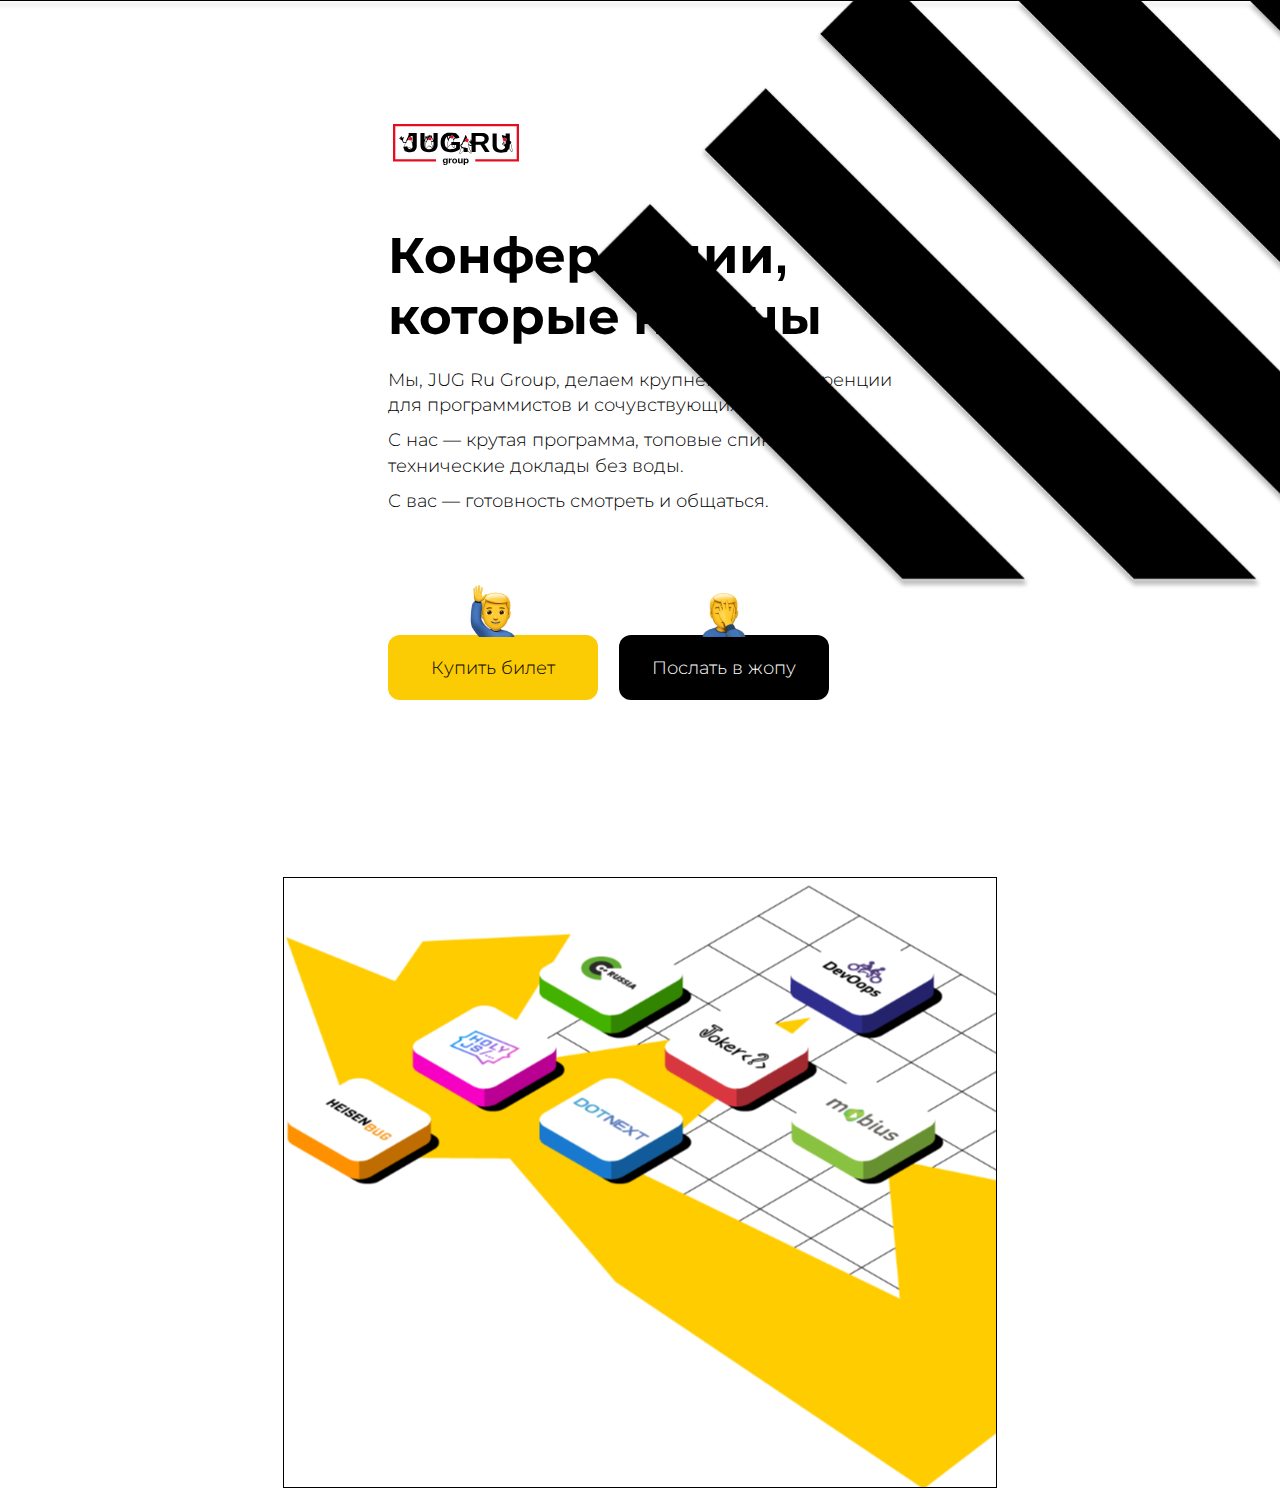
<file: 3-conf-test/index.html>
<!DOCTYPE html>
<html lang="ru">
<head>
    <meta charset="UTF-8">
    <meta name="viewport" content="width=device-width, initial-scale=1.0">
    <title>Проект тестового задания</title>
    <link rel="stylesheet" href="./fonts/fonts.css">
    <link rel="stylesheet" href="./styles/global.css">
    <link rel="stylesheet" href="./styles/style.css">    
</head>
<body class="page">
    <main class="content">
        <article class="content_box">
            <section class="content_box__logo">
                <a class="logo-link" href="#0">
                    <img 
                    class="logo-link__image" 
                    src="./images/Jug-group_logo.svg" 
                    alt="Логотип JUG Ru Group">
                </a>
            </section>
            <section class="content_box__desc">
                <h1 class="desc__title">Конференции, которые нужны</h1>
                <div class="desc__text"> 
                    <p>Мы, JUG Ru Group, делаем крупнейшие конференции для программистов и сочувствующих.</p>
                    <p>С нас — крутая программа, топовые спикеры, технические доклады без воды.</p>
                    <p>С вас — готовность смотреть и общаться.</p>
                </div>
            </section>
            <div class="desc__button_box">
                <div>
                    <img
                    class="button__emoji"
                    src="./images/1f64b-200d-2642-fe0f 2_emoji__face-hand.svg"
                    alt="">
                    <button type="button" class="button buy_button">Купить билет</button>
                </div>
                <div>
                    <img
                    class="button__emoji"
                    src="./images/1f926-200d-2642-fe0f 2_emoju__facepalm.svg"
                    alt="">
                    <button type="button" class="button decline_button">Послать в жопу </button>
                </div>
            </div>
        </article>
        <section class="cover">
            <img
            class="cover-image"
            src="./images/jrg_live_background 2.svg"
            alt="">
        </section>
    </main>
</body>
</html>
</file>
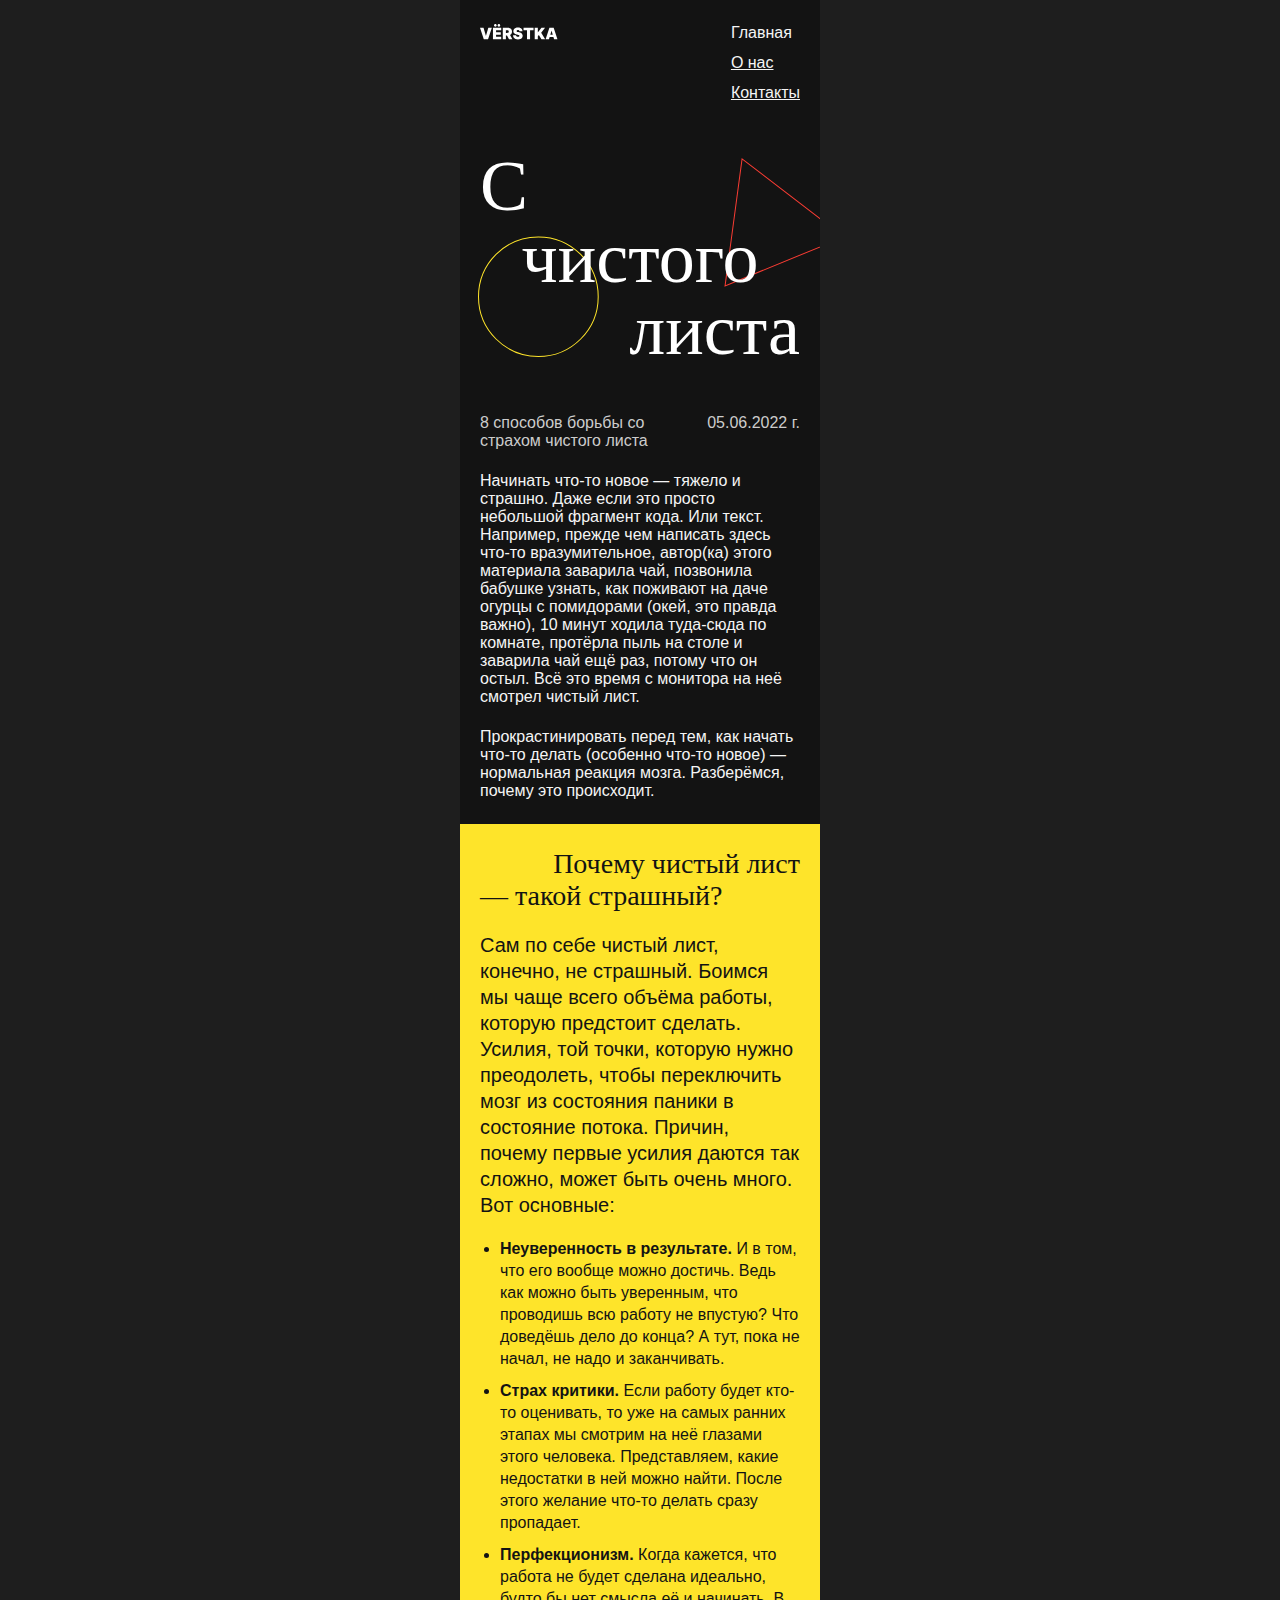
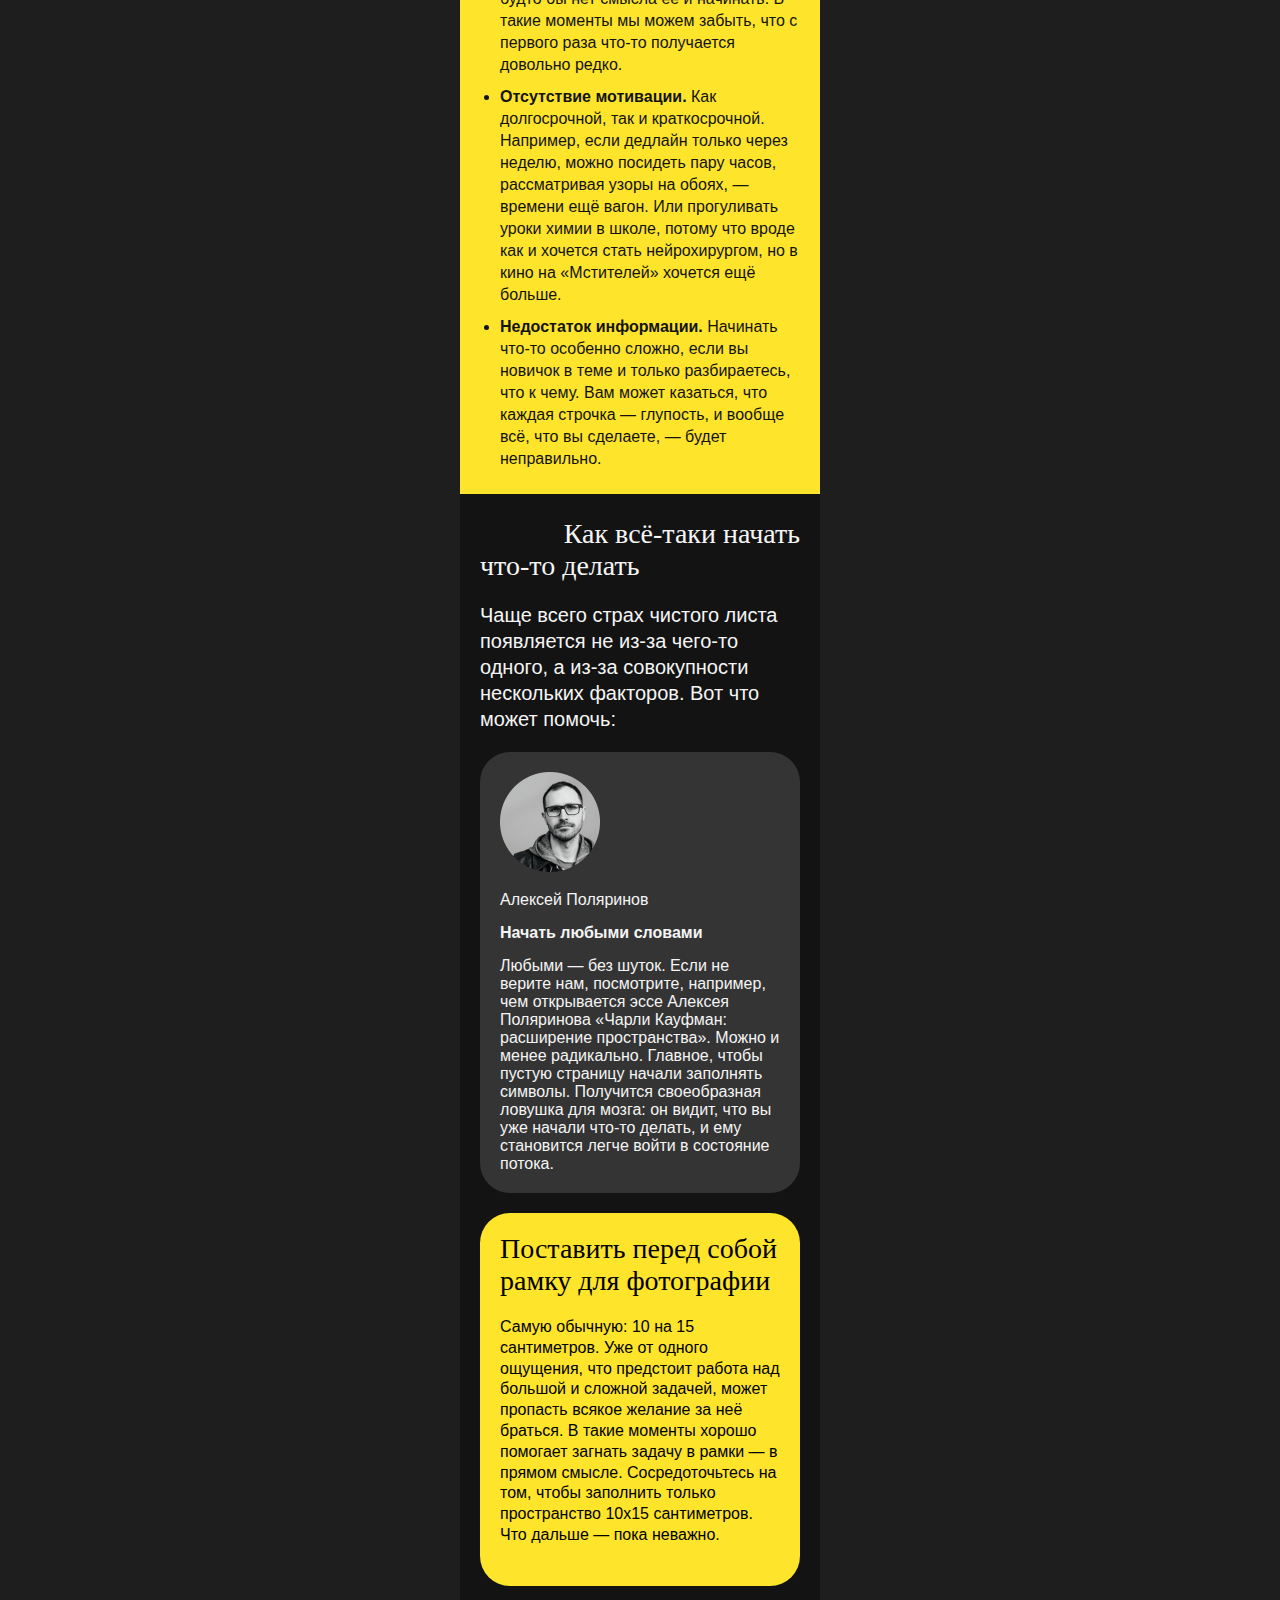
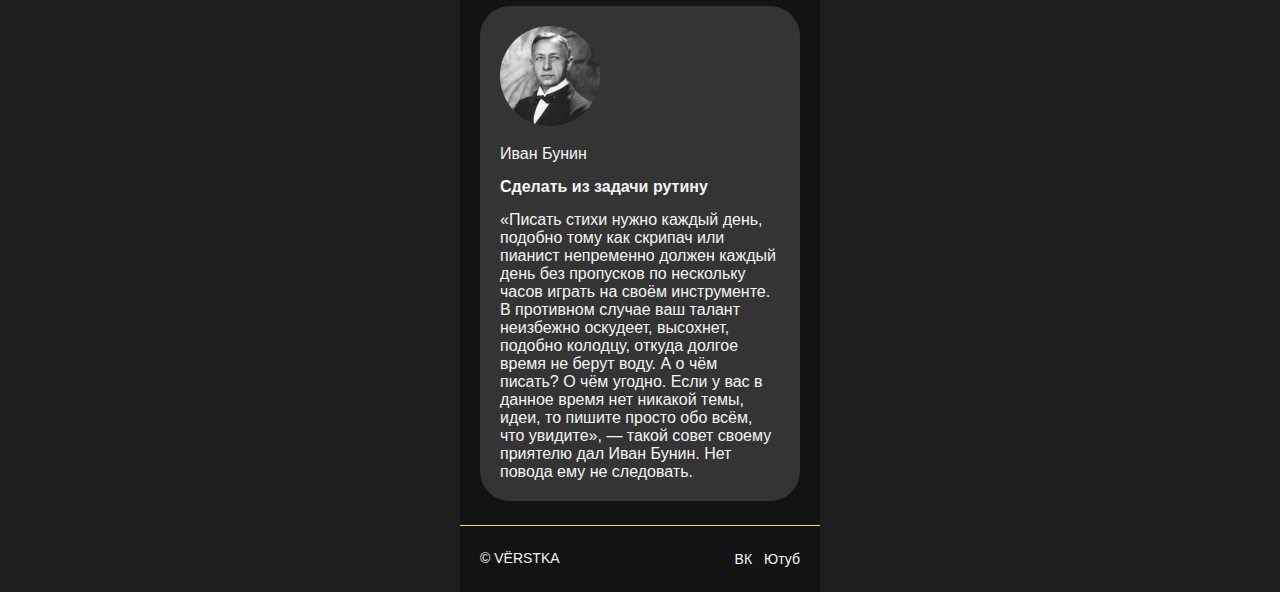
<file: 0-project/s-chistogo-lista-main/index.html>
<!DOCTYPE html>
<html lang="ru">
<head>
    <meta charset="UTF-8">
    <meta name="viewport" content="width=device-width, initial-scale=1.0">
    <title>С чистого лица</title>
    <link rel="stylesheet" href="./fonts/fonts.css"/>
    <link rel="stylesheet" href="./styles/style.css"/>
</head>

<body>
    <header class="header content-box black-box">
        <a class="header__logo">
            <img 
            class="header__logo-image"
            src="./images/logo.svg"
            alt="Логотип верстка">
        </a>

        <nav class="header__menu">
            <ol class="header__menu-list">
                <li class="header__menu-item header__menu-item_active">
                    <a class=" header__menu-link " href="#0">Главная</a>
                </li>
                <li class="header__menu-item">
                    <a class=" header__menu-link" href="#0">О нас</a>
                </li>
                <li class="header__menu-item">
                    <a class=" header__menu-link" href="#0">Контакты</a>
                </li>
            </ol>
        </nav>
    
    </header>

    <main>
        
        <section class="cover content-box black-box">
            <h1 class="cover__title">
                <span class="accent-span">С</span> 
                <span class="accent-span text-center">чистого</span> 
                <span class="accent-span text-right">листа</span>
            </h1>
        </section>

        <section class="intro content-box black-box">
            <div class="intro__heading">
                <h2 class="intro__title">
                    8 способов борьбы со страхом чистого листа
                </h2>
                       
                <time class="intro__date" datetime="2022-06-05">05.06.2022 г.</time>
            </div>
            <div class="intro__main-text">    
                <p>
                    Начинать что-то новое — тяжело и страшно. Даже если это просто небольшой фрагмент кода. Или текст. Например, прежде чем написать здесь что-то вразумительное, автор(ка) этого материала заварила чай, позвонила бабушке узнать, как поживают на даче огурцы с помидорами (окей, это правда важно), 10 минут ходила туда-сюда по комнате, протёрла пыль на столе и заварила чай ещё раз, потому что он остыл. Всё это время с монитора на неё смотрел чистый лист.
                </p>
                
                <p>
                    Прокрастинировать перед тем, как начать что-то делать (особенно что-то новое) — нормальная реакция мозга. Разберёмся, почему это происходит.
                </p>

            </div>
        </section>
        
        
        <section class="test-flex content-box yellow-box">
            <h2 class="content-section__subtitle">
                <span class="accent-span text-right">
                    Почему чистый лист
                </span>

                <span class="accent-span"> 
                — такой cтрашный?
                </span>
            </h2>

            <p class="content-section__introduction">Сам по себе чистый лист, конечно, не страшный. Боимся мы чаще всего объёма работы, которую предстоит сделать. Усилия, той точки, которую нужно преодолеть, чтобы переключить мозг из состояния паники в состояние потока. Причин, почему первые усилия даются так сложно, может быть очень много. Вот основные:</p>
            
            <ul class="content-section__list">
                <li class="content-section__list-item">
                    <span class="content-section__list-accent">
                        Неуверенность в результате. 
                    </span>
                    И в том, что его вообще можно достичь. Ведь как можно быть уверенным, что проводишь всю работу не впустую? Что доведёшь дело до конца? А тут, пока не начал, не надо и заканчивать.
                </li>
                
               
                <li class="content-section__list-item">
                    <span class="content-section__list-accent">
                        Страх критики.
                    </span>
                    Если работу будет кто-то оценивать, то уже на самых ранних этапах мы смотрим на неё глазами этого человека. Представляем, какие недостатки в ней можно найти. После этого желание что-то делать сразу пропадает.
                </li>
                
                <li class="content-section__list-item">
                    <span class="content-section__list-accent">
                        Перфекционизм. 
                    </span>
                    Когда кажется, что работа не будет сделана идеально, будто бы нет смысла её и начинать. В такие моменты мы можем забыть, что с первого раза что-то получается довольно редко.
                </li>

                <li class="content-section__list-item">
                    <span class="content-section__list-accent">
                        Отсутствие мотивации.
                    </span>
                    Как долгосрочной, так и краткосрочной. Например, если дедлайн только через неделю, можно посидеть пару часов, рассматривая узоры на обоях, — времени ещё вагон. Или прогуливать уроки химии в школе, потому что вроде как и хочется стать нейрохирургом, но в кино на «Мстителей» хочется ещё больше.
                </li>

                <li class="content-section__list-item">
                    <span class="content-section__list-accent">
                        Недостаток информации.
                    </span>
                    Начинать что-то особенно сложно, если вы новичок в теме и только разбираетесь, что к чему. Вам может казаться, что каждая строчка — глупость, и вообще всё, что вы сделаете, — будет неправильно.
                </li>
            </ul>
        </section>


        <section class="content-box black-box">
            <h2 class="content-section__subtitle">
                <span class="accent-span text-right">
                    Как всё-таки начать
                </span>

                <span class="accent-span"> 
                что-то делать
                </span>
            </h2>

            <p class="content-section__introduction">Чаще всего страх чистого листа появляется не из-за чего-то одного, а из-за совокупности нескольких факторов. Вот что может помочь:

            </p>


            <ul class="card-list">
                <li>
                    <article class="card card_theme_dark">
                        <div class="card__author">
                            <img src="./images/polyarinov.png" alt="Алексей Поляринов" class="card__author-photo">
                            <p class="card__author-name">Алексей Поляринов</p>
                            <div class="card__content">
                                <h4 class="card__title">Начать любыми словами
                                </h4>
                                <p class="card__text">Любыми — без шуток. Если не верите нам, посмотрите, например, чем открывается эссе Алексея Поляринова «Чарли Кауфман: расширение пространства». Можно и менее радикально. Главное, чтобы пустую страницу начали заполнять символы. Получится своеобразная ловушка для мозга: он видит, что вы уже начали что-то делать, и ему становится легче войти в состояние потока.</p>
                            </div>
                        </div>
                    </article>

                </li>

                <li class="card card_theme_y card_text-only">
                    <h3 class="content-section__subtitle">
                        <span class="accent-span">
                            Поставить перед собой рамку для фотографии
                        </span>
                    </h3>
        
                    <p class="content-section__introduction text-y">Самую обычную: 10 на 15 сантиметров. Уже от одного ощущения, что предстоит работа над большой и сложной задачей, может пропасть всякое желание за неё браться. В такие моменты хорошо помогает загнать задачу в рамки — в прямом смысле. Сосредоточьтесь на том, чтобы заполнить только пространство 10х15 сантиметров. Что дальше — пока неважно.

                    </p>

                </li>


                <li>
                    <article class="card card_theme_dark">
                        <div class="card__author">
                            <img src="./images/bunin.png" alt="Иван Бунин" class="card__author-photo">
                            <p class="card__author-name">Иван Бунин</p>
                            <div class="card__content">
                                <h4 class="card__title">Сделать из задачи рутину
                                </h4>
                                <p class="card__text">«Писать стихи нужно каждый день, подобно тому как скрипач или пианист непременно должен каждый день без пропусков по нескольку часов играть на своём инструменте. В противном случае ваш талант неизбежно оскудеет, высохнет, подобно колодцу, откуда долгое время не берут воду. А о чём писать? О чём угодно. Если у вас в данное время нет никакой темы, идеи, то пишите просто обо всём, что увидите», — такой совет своему приятелю дал Иван Бунин. Нет повода ему не следовать.</p>
                            </div>
                        </div>
                    </article>

                </li>

            </ul>

        </section>

    </main>
    

    <footer class="footer content-box black-box">
        <p class="footer__copy">© VЁRSTKA</p>
        <ul class="footer__list">
            <li class="footer__list-item">
                <a class="footer__list-item-link" href="#">ВК</a></li>
            <li class="footer__list-item">
                <a class="footer__list-item-link" href="#">Ютуб</a></li>
        </ul>
               
        
    </footer>
   
</body>
</html>
</file>
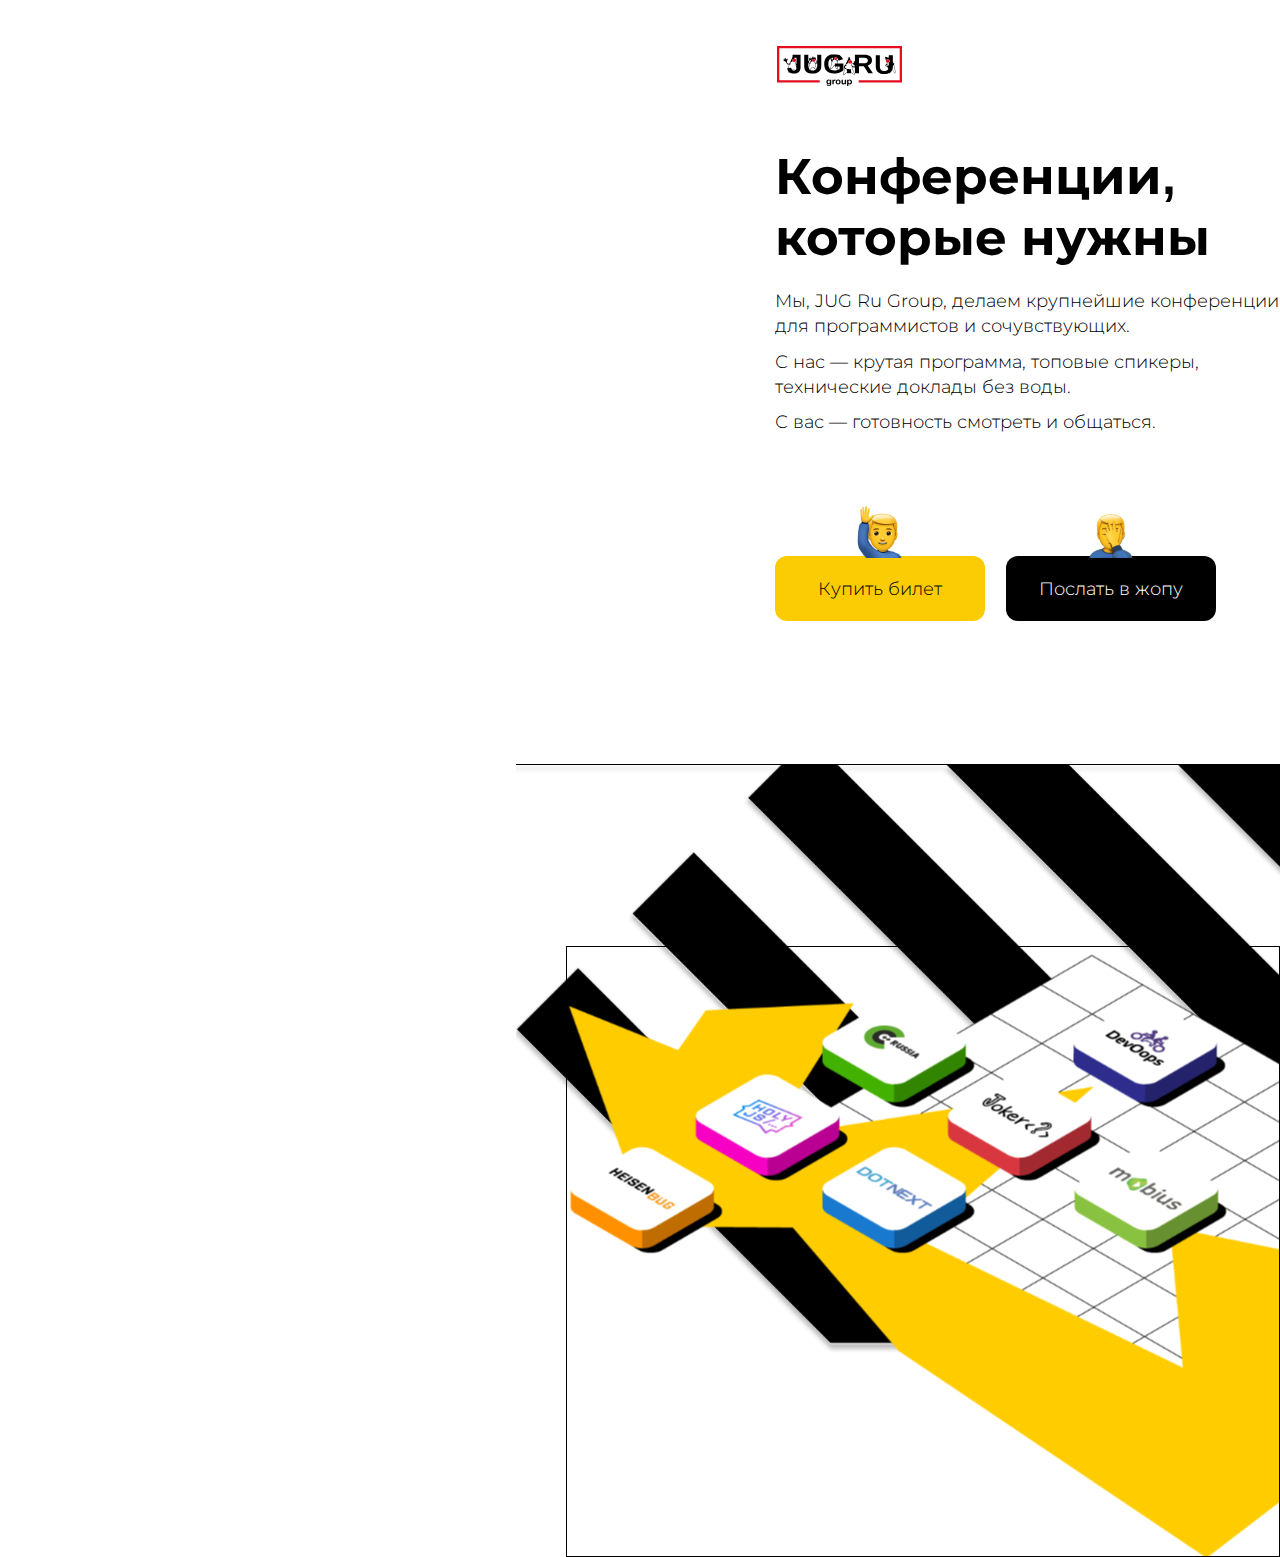
<file: 3-conf-test/index_ver2.html>
<!DOCTYPE html>
<html lang="ru">
<head>
    <meta charset="UTF-8">
    <meta name="viewport" content="width=device-width, initial-scale=1.0">
    <title>Проект тестового задания ver2</title>
    <link rel="stylesheet" href="./fonts/fonts.css">
    <link rel="stylesheet" href="./styles/global.css">
    <link rel="stylesheet" href="./styles/style_ver2.css">   
</head>
<body class="page">
    <main class="content">
        <article class="content_box">
            <section class="content_box__logo">
                <a class="logo-link" href="#0">
                    <img 
                    class="logo-link__image" 
                    src="./images/Jug-group_logo.svg" 
                    alt="Логотип JUG Ru Group">
                </a>
            </section>
            <section class="content_box__desc">
                <h1 class="desc__title">Конференции, которые нужны</h1>
                <div class="desc__text"> 
                    <p>Мы, JUG Ru Group, делаем крупнейшие конференции для программистов и сочувствующих.</p>
                    <p>С нас — крутая программа, топовые спикеры, технические доклады без воды.</p>
                    <p>С вас — готовность смотреть и общаться.</p>
                </div>
            </section>
            <div class="desc__button_box">
                <div>
                    <img
                    class="button__emoji"
                    src="./images/1f64b-200d-2642-fe0f 2_emoji__face-hand.svg"
                    alt="">
                    <button type="button" class="button buy_button">Купить билет</button>
                </div>
                <div>
                    <img
                    class="button__emoji"
                    src="./images/1f926-200d-2642-fe0f 2_emoju__facepalm.svg"
                    alt="">
                    <button type="button" class="button decline_button">Послать в жопу </button>
                </div>
            </div>
        </article>
        <section class="cover">
            <img
            class="cover-image"
            src="./images/jrg_live_background 2.svg"
            alt="">
        </section>
    </main>    
</body>
</html>
</file>
<file: 3-conf-test/fonts/fonts.css>
@font-face {
    font-family: "Montserrat";
    src: 
    url(./Montserrat/Montserrat-Light.woff2) 
    format(woff2),
    url(./Montserrat/Montserrat-Light.ttf)
    format(truetype);
    font-display: swap;
    font-weight: 300;
}

@font-face {
    font-family: "Montserrat";
    src: 
    url(./Montserrat/Montserrat-Regular.woff2) 
    format(woff2),
    url(./Montserrat/Montserrat-Regular.ttf)
    format(truetype);
    font-display: swap;
    font-weight: 400;
}

@font-face {
    font-family: "Montserrat";
    src: 
    url(./Montserrat/Montserrat-SemiBold.woff2) 
    format(woff2),
    url(./Montserrat/Montserrat-SemiBold.ttf)
    format(truetype);
    font-display: swap;
    font-weight: 600;
}

@font-face {
    font-family: "Montserrat";
    src: 
    url(./Montserrat/Montserrat-Bold.woff2) 
    format(woff2),
    url(./Montserrat/Montserrat-Bold.ttf)
    format(truetype);
    font-display: swap;
    font-weight: 700;
}

@font-face {
    font-family: "Montserrat";
    src:
    url(./Montserrat/Montserrat-Regular-en.woff2)
    format(woff2);
    font-display: swap;
    font-weight: 300;
    unicode-range: 0020 - 007F;
}
</file>
<file: 3-conf-test/styles/global.css>
html {
    box-sizing: border-box;
    height: 100%;
  }
  
  *,
  *::before,
  *::after {
    box-sizing: inherit; 
  }
  
  body {
    margin: 0;
    font-family: "Montserrat", sans-serif;
    height: 100%;
  }
  
  h1,
  h2,
  p {
    margin: 0;
    padding: 0;
  }
</file>
<file: 3-conf-test/styles/style.css>
.page {
    display: flex;
    align-items: center;
    justify-content: center;
    margin:auto;
    background-image: url(../images/lines\ 2.svg);
    background-repeat: no-repeat;
    background-position: 40% 0%;
}


.content {
    display: flex;
    align-items: center;
    justify-content: center;
    max-width: 1440px;
    max-height: 652px;
    width: 100%;
    height: 100%;
    gap: 101px;
    flex-wrap: wrap;
}

.logo-link__image {
    margin-left: 5px;
    max-width: 126px;
    width: 100%;
}

.logo-link {
    display: block;
    max-width: 126px;
    width: 100%;
    object-fit: contain;
    object-position: center;
}

.content_box__desc {
    max-width: 505px;
    width: 100%;
}

.content_box {
    display: flex;
    flex-direction: column;
    gap: 56px;
    max-width: 505px;
    max-height: 652px;
    height: 100%; 
    width: 100%;
    align-self: flex-start;
    
}
.cover {
    /*background-image: url(../images/jrg_live_background\ 2.svg);
    background-size: cover;*/
    max-width: 714px;
    max-height: 611px;
    width: 100%;
    height: 100%;
    /*object-fit: contain;*/
    object-fit: cover;
    align-self: flex-end;
}

.cover-image {
    width: 100%;
    object-fit: cover;
}

.content_box__desc {
    font-family: inherit;
    margin-bottom: 5px;
}

.desc__title {
    color: #000;
    font-size: 50px;
    font-weight: 700;
    margin-bottom: 21px;
}

.desc__text {
    color:#000;
    font-size: 18px;
    font-weight: 300;
}

.desc__button_box {
    display: flex;
    align-items: flex-end;
    gap: 21px;
    justify-content: flex-start;
}

.button {
    min-width:210px;
    min-height: 65px;
    cursor: pointer;
    border-radius: 12px;
    text-align: center;
    font-family: inherit;
    font-size: 18px;
    font-weight: 300;
    border: none;
    display: block;
}

.buy_button {
    color: #000;
    background-color: #FBCB03;
}

.decline_button {
    color: #FFF;
    background-color: #000;
}

.buy_button:hover {
    background-color: #E6B901;
}

.decline_button:hover {
    background-color: rgba(0, 0, 0, 0.80);
}

.button__emoji:hover {
    cursor: pointer;
}

.button__emoji:hover + .buy_button {
    background-color: #E6B901;
}

.button__emoji:hover + .decline_button {
    background-color: rgba(0, 0, 0, 0.80);
}

.button__emoji {
    display: block;
    margin: 0 auto -2px;
    
}

.desc__text {
    line-height: 1.4em;
}

.desc__text p {
    margin-bottom: 10px;
}
</file>
<file: 0-project/s-chistogo-lista-main/fonts/fonts.css>
@font-face {
    font-family: 'EB Garamond';
    src: 
        url(./ebgaramondregular.woff2) format ('woff2'), 
        url(./ebgaramondmedium.woff) format ('woff'),
        url(./ebgaramondmedium.ttf) format ('truetype');
    font-weight: 400;
    font-display: swap;
}

@font-face {
    font-family: 'EB Garamond';
    src: 
        url(./ebgaramondregular.woff) format ('woff'),
        url(./ebgaramondregular.woff2) format ('woff2'),
        url(./ebgaramondregular.ttf) format ('truetype');
    font-weight: 500;
    font-display: swap;
}

font-face {
    font-family: 'Inter';
    src: 
        url(./interregular.woff) format ('woff'),
        url(./interregular.woff2) format ('woff2'),
        url(./interregular.ttf) format ('truetype');
    font-weight: 400;
    font-display: swap;
}

font-face {
    font-family: 'Inter';
    src: 
        url(./interbold.woff) format ('woff'),
        url(./interbold.woff2) format ('woff2'),
        url(./interbold.ttf) format ('truetype');
    font-weight: 700;
    font-display: swap;
}
</file>
<file: 0-project/s-chistogo-lista-main/styles/style.css>
body {
    margin: 0;
    background-color: #1e1e1e;
    font-family: 'Inter', sans-serif;
    font-weight: 400;
}

h1, h2, h3, h4, h5, h6, p, ul, ol, blockquote {
    margin: 0;
    padding: 0;
}

.content-box {
    margin: auto;
    width: 360px;
    box-sizing: border-box; 
    padding: 24px 20px;     
}

.black-box {
    background-color:#131313;
    color: #F5F5F5;
}

.yellow-box {
    background-color: #FEE42A;
    color: #131313;
    
}

.header {
    display: flex;
    justify-content: space-between;
    align-items: start;
    
}

.header__logo {
    width: 78px;
}
.header__logo-image {
    width: 100%;
    display: block;
}


.header__menu-list {
    display: flex;
    flex-direction: column;
    gap: 12px;
    list-style-type: none;
        
}

.header__menu-link {
    font-size: 16px;
    color: #F5F5F5;
}


.header__menu-item_active .header__menu-link {
    text-decoration: none;
}


.cover {
    background-image: url(../images/cover.svg);
    background-repeat: no-repeat;
    background-size: 95% auto;
    background-position: right center;
}

.cover__title {
    width: 100%;
    color: #FFF;
    font-size: 72px;
    font-family: 'EB Garamond', serif;
    font-weight: 400; 
    line-height: 1;
}

.accent-span {
    display: block;
}

.text-center {
    text-align: center;
}

.text-right {
    text-align: end;
}

.intro__heading{
    display: flex;
    justify-content: space-between;
    gap: 20px;
    color: #CCC;
    font-size: 16px;
    font-family: 'Inter', sans-serif;
    font-weight: 400; 
    margin-bottom: 22px;
    padding-top: 0px;
    
}

.intro__title {
    color: #CCC;
    font-size: 16px;
    font-family: 'Inter', sans-serif;
    font-weight: 400; 
}


.intro__date {
    white-space: nowrap; 
}

.intro__main-text {
    display: flex;
    flex-direction: column;
    gap: 22px;
}

.content-section__subtitle, 
.content-section__introduction {
    margin-bottom: 20px;
}

.content-section__list {
    display: flex;
    flex-direction: column;
    gap: 10px;
    padding-left: 20px;

}

.content-section__subtitle {
    font-size: 28px;
    font-family: 'EB Garamond', serif;
    font-weight: 500;
    }

.content-section__introduction {
    font-size: 20px;
    font-family: 'Inter', sans-serif;
    font-weight: 400;
    line-height: 130%;
}

.content-section__list-item {
    font-size: 16px;
    font-family: 'Inter', sans-serif;
    font-weight: 400;
    line-height: 22px;
}

.content-section__list-accent{
    font-weight: 700;

}

.card-list {
    list-style-type: none;
    display: flex;
    flex-direction: column;
    gap: 20px;
}


.card_theme_dark {
    border-radius: 30px;
    background:#343434;
}

.card_theme_y {
    border-radius: 30px;
    background:#FEE42A;
}

.card__author {
    display: block;
    padding: 20px;

}

.card__author-photo,
.card__author-name,
.card__title {
    margin-bottom: 15px;
    
}

.card__author-photo {
    width: 100px;
}

.card_text-only {
    color: black;
    padding: 20px;
    font-family: Inter;
    font-weight: 400;

}

.text-y {
    font-size: 16px;

}

















.footer {
    border-top: 1px solid #FEE42A;
    display: flex;
    justify-content: space-between;
  
}



.footer__list {
    display: flex;
    flex-direction: row;
    gap: 12px;
    list-style-type: none;
}

.footer__copy {
    font-size: 14px;
    font-family: 'Inter', sans-serif;;
    font-weight: 400;
}

.footer__list-item-link {
    text-decoration: none;
    color: #F5F5F5;
    font-size: 14px;
    font-family: 'Inter', sans-serif;;
    font-weight: 400;
}
</file>
<file: 3-conf-test/styles/style_ver2.css>
.page {
    display: flex;
    align-items: center;
    justify-content: space-between;
    margin: auto;
}

.content {
    display: flex;
    align-items: center;
    justify-content: flex-end;
    gap: 50px;
    max-width: 1408px;
    max-height: 809px;
    width: 100%;
    height: 100%;
    flex-wrap: wrap;
    margin: 0 auto;
}

.logo-link__image {
    margin-left: 2px;
    max-width: 125px;
    width: 100%;
}

.logo-link {
    display: block;
    max-width: 126px;
    width: 100%;
    object-fit: contain;
    object-position: center;
}

.content_box {
    display: flex;
    flex-direction: column;
    gap: 56px;
    max-width: 505px;
    max-height: 652px;
    height: 100%; 
    width: 100%;
    align-self: flex-end; 
}

.content_box__desc {
    max-width: 505px;
    width: 100%;
}

.content_box__desc {
    font-family: inherit;
    margin-bottom: 5px;
}

.desc__title {
    color: #000;
    font-size: 50px;
    font-weight: 700;
    margin-bottom: 21px;
}

.desc__text {
    color:#000;
    font-size: 18px;
    font-weight: 300;
}

.desc__button_box {
    display: flex;
    align-items: flex-end;
    gap: 21px;
    justify-content: flex-start;
}

.button {
    min-width:210px;
    min-height: 65px;
    cursor: pointer;
    border-radius: 12px;
    text-align: center;
    font-family: inherit;
    font-size: 18px;
    font-weight: 300;
    border: none;
    display: block;
}

.buy_button {
    color: #000;
    background-color: #FBCB03;
}

.decline_button {
    color: #FFF;
    background-color: #000;
}

.buy_button:hover {
    background-color: #E6B901;
}

.decline_button:hover {
    background-color: rgba(0, 0, 0, 0.80);
}

.button__emoji:hover {
    cursor: pointer;
}

.button__emoji:hover + .buy_button {
    background-color: #E6B901;
}

.button__emoji:hover + .decline_button {
    background-color: rgba(0, 0, 0, 0.80);
}

.button__emoji {
    display: block;
    margin: 0 auto -2px; 
}

.desc__text {
    line-height: 1.4em;
}

.desc__text p {
    margin-bottom: 10px;
}

.cover {
    max-width: 764px;
    max-height: 809px;
    width: 100%;
    height: 100%;
    object-fit: cover;
    align-self: flex-end;
    background-image: url(../images/lines\ 2.svg);
    background-repeat: no-repeat;
    background-position-y: 1em;
    background-position-x: right;
    display: flex;
    align-items: flex-end;
    justify-content: flex-end;    
}

.cover-image {
    max-width: 714px;
    max-height: 611px;
    width: 100%;
    object-fit: cover;
}
</file>
